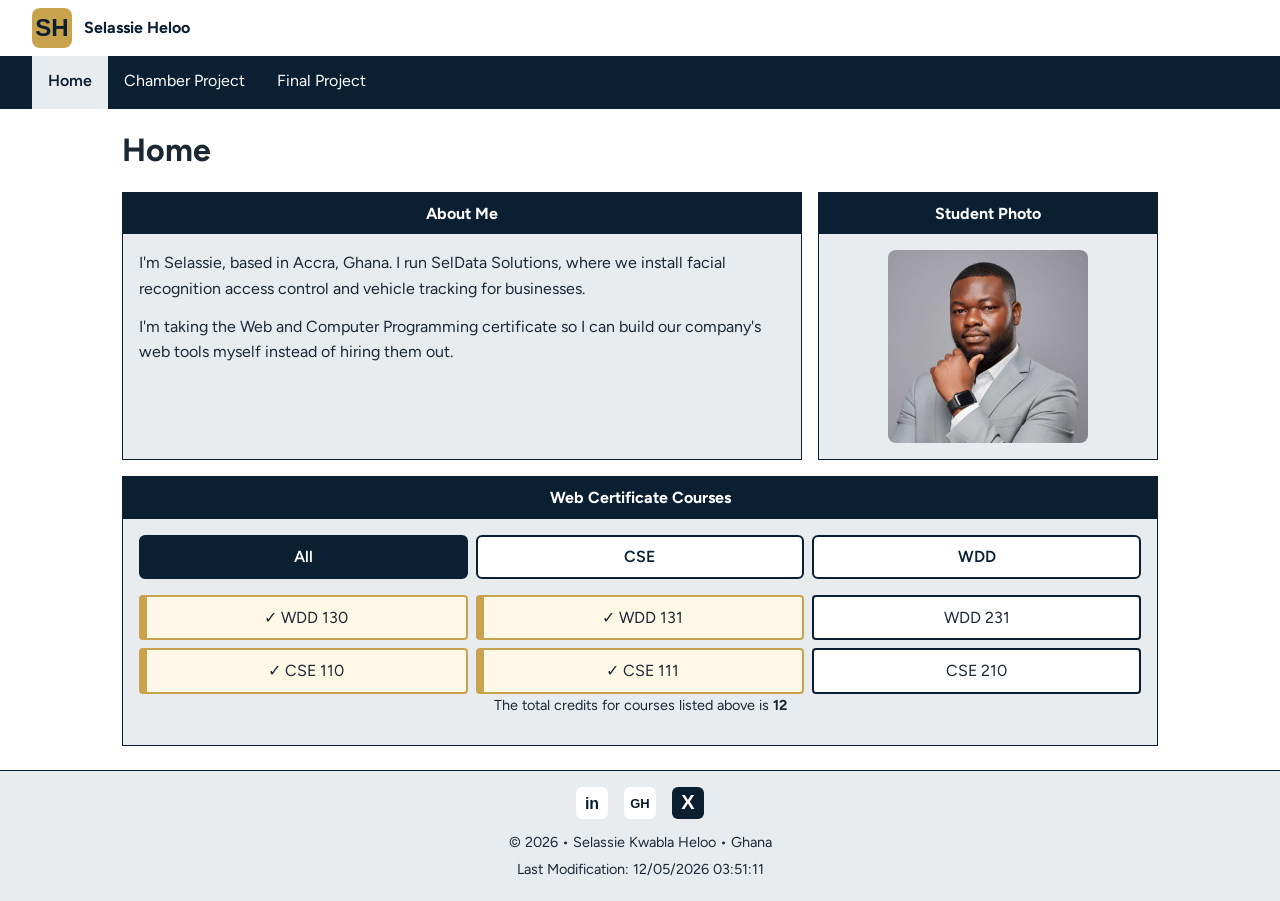
<file: index.html>
<!DOCTYPE html>
<html lang="en">
<head>
  <meta charset="UTF-8">
  <meta name="viewport" content="width=device-width, initial-scale=1">
  <title>Selassie Heloo | WDD 231 Home</title>
  <meta name="description" content="Course home page for Selassie Kwabla Heloo, a student in the Web and Computer Programming certificate.">
  <meta name="author" content="Selassie Kwabla Heloo">
  <link rel="icon" href="images/logo.svg" type="image/svg+xml">

  <link rel="preconnect" href="https://fonts.googleapis.com">
  <link rel="preconnect" href="https://fonts.gstatic.com" crossorigin>
  <link href="https://fonts.googleapis.com/css2?family=Figtree:wght@400;600;700&display=swap" rel="stylesheet">

  <link rel="stylesheet" href="styles/small.css">
  <link rel="stylesheet" href="styles/larger.css">

  <script src="scripts/navigation.js" defer></script>
  <script src="scripts/date.js" defer></script>
  <script src="scripts/course.js" defer></script>
</head>
<body>
  <header>
    <a class="brand" href="index.html">
      <img src="images/logo.svg" alt="" width="40" height="40">
      <span>Selassie Heloo</span>
    </a>
    <button id="menu-button" type="button" aria-expanded="false" aria-controls="site-nav" aria-label="Menu">&#9776;</button>
    <nav id="site-nav" aria-label="Main">
      <ul>
        <li><a href="index.html" class="active" aria-current="page">Home</a></li>
        <li><a href="chamber/index.html">Chamber Project</a></li>
        <li><a href="final/index.html">Final Project</a></li>
      </ul>
    </nav>
  </header>

  <main>
    <h1>Home</h1>

    <div class="top-row">
      <section class="panel about">
        <h2>About Me</h2>
        <div class="panel-body">
          <p>I'm Selassie, based in Accra, Ghana. I run SelData Solutions, where we install facial recognition access control and vehicle tracking for businesses.</p>
          <p>I'm taking the Web and Computer Programming certificate so I can build our company's web tools myself instead of hiring them out.</p>
        </div>
      </section>

      <section class="panel photo">
        <h2>Student Photo</h2>
        <div class="panel-body">
          <img src="images/profile.jpg" alt="Selassie Heloo" width="240" height="240">
        </div>
      </section>
    </div>

    <section class="panel courses">
      <h2>Web Certificate Courses</h2>
      <div class="panel-body">
        <div class="filters">
          <button type="button" data-filter="all" aria-pressed="true">All</button>
          <button type="button" data-filter="CSE" aria-pressed="false">CSE</button>
          <button type="button" data-filter="WDD" aria-pressed="false">WDD</button>
        </div>
        <ul id="course-list"></ul>
        <p class="credits">The total credits for courses listed above is <strong id="credit-total">0</strong></p>
      </div>
    </section>
  </main>

  <footer>
    <div class="social">
      <a href="https://www.linkedin.com/in/your-linkedin-handle"><img src="images/linkedin.svg" alt="LinkedIn profile" width="32" height="32"></a>
      <a href="https://github.com/helooselassie"><img src="images/github.svg" alt="GitHub profile" width="32" height="32"></a>
      <a href="https://x.com/your-x-handle"><img src="images/x-logo.svg" alt="X profile" width="32" height="32"></a>
    </div>
    <p>&copy; <span id="currentyear"></span> &bull; Selassie Kwabla Heloo &bull; Ghana</p>
    <p>Last Modification: <span id="lastModified"></span></p>
  </footer>
</body>
</html>
</file>
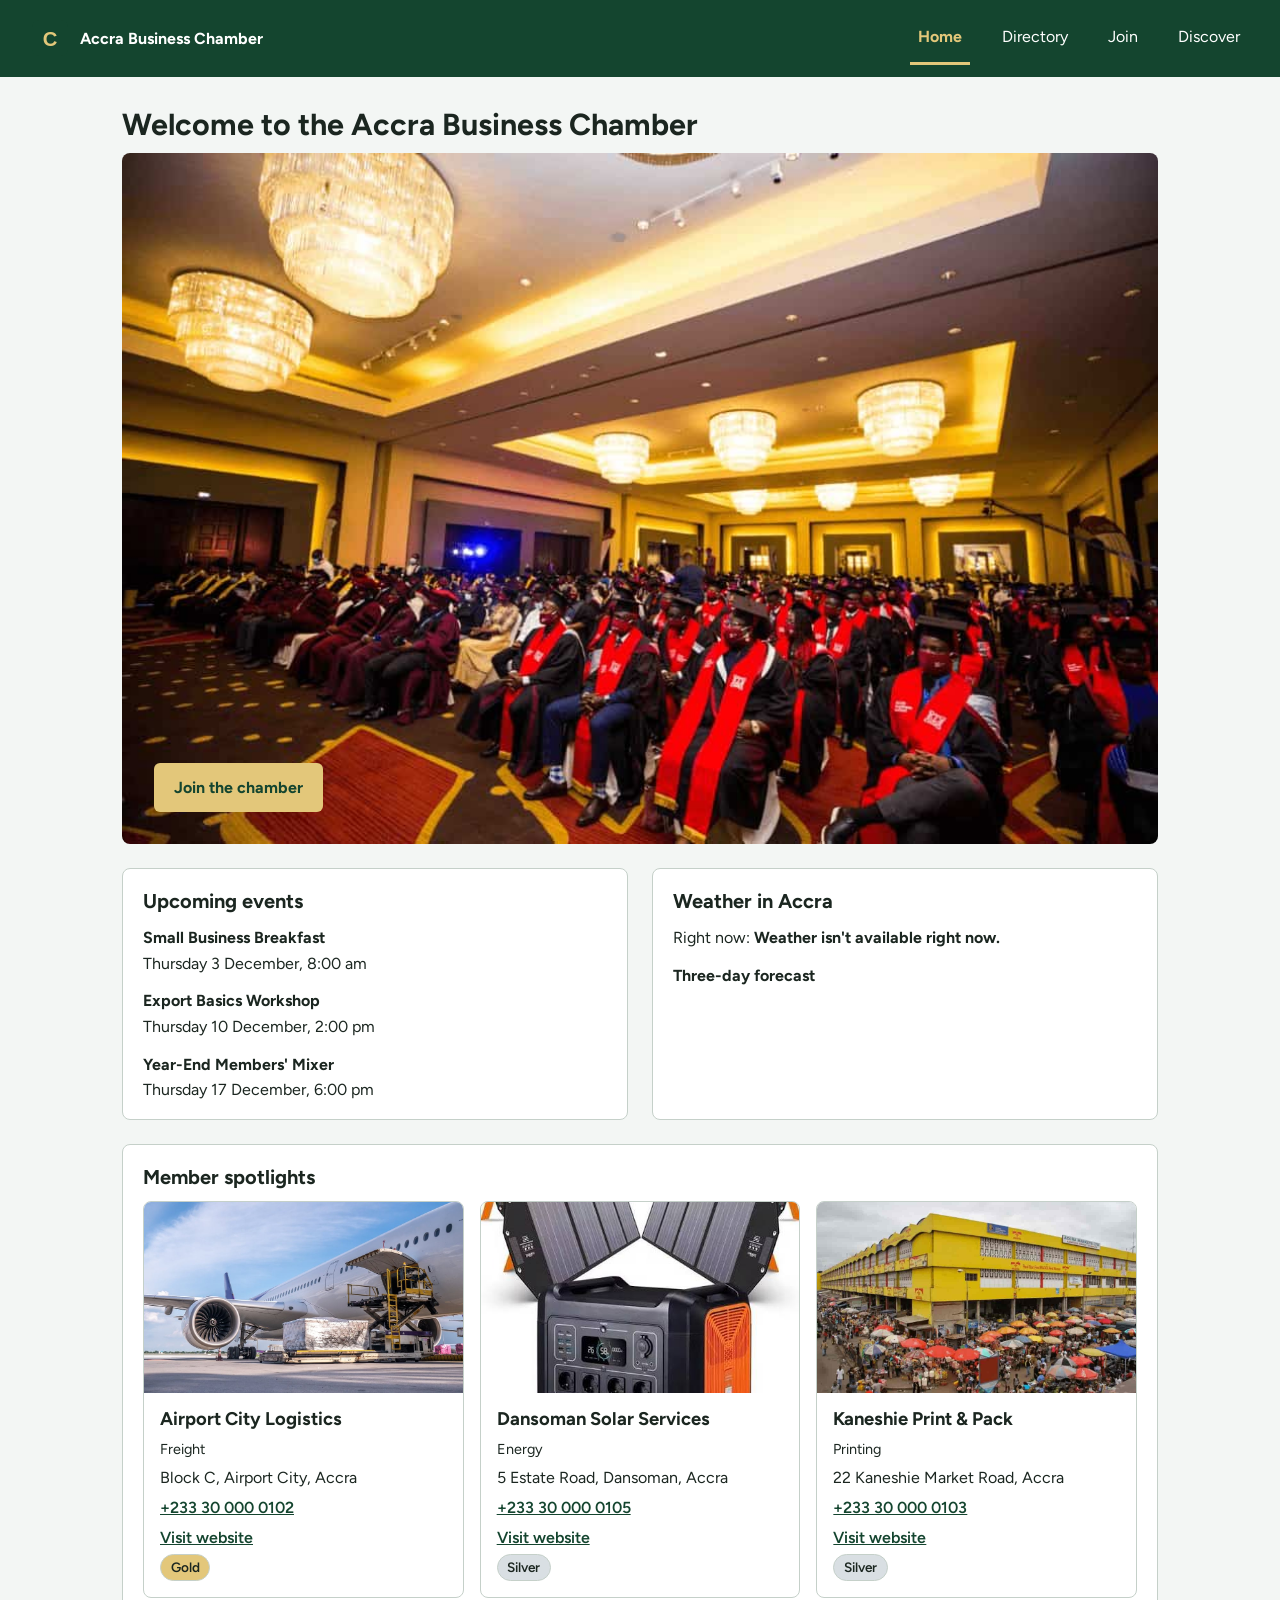
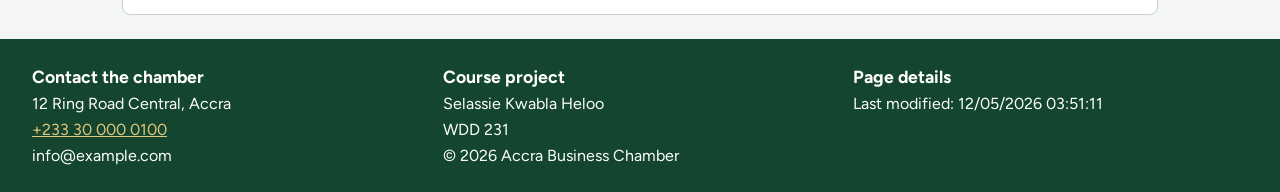
<file: chamber/index.html>
<!DOCTYPE html>
<html lang="en">
<head>
  <meta charset="UTF-8">
  <meta name="viewport" content="width=device-width, initial-scale=1">
  <title>Welcome | Accra Business Chamber</title>
  <meta name="description" content="Local events, today's weather and featured members from the Accra Business Chamber. Join to grow your business with us.">
  <meta name="author" content="Selassie Kwabla Heloo">

  <meta property="og:type" content="website">
  <meta property="og:title" content="Welcome | Accra Business Chamber">
  <meta property="og:description" content="Local events, today's weather and featured members from the Accra Business Chamber. Join to grow your business with us.">
  <meta property="og:image" content="https://helooselassie.github.io/wdd231/chamber/images/chamber-share.png">
  <meta property="og:url" content="https://helooselassie.github.io/wdd231/chamber/index.html">

  <link rel="icon" href="images/favicon.svg" type="image/svg+xml">

  <link rel="preconnect" href="https://fonts.googleapis.com">
  <link rel="preconnect" href="https://fonts.gstatic.com" crossorigin>
  <link href="https://fonts.googleapis.com/css2?family=Figtree:wght@400;600;700&display=swap" rel="stylesheet">

  <link rel="stylesheet" href="styles/normalize.css">
  <link rel="stylesheet" href="styles/small.css">
  <link rel="stylesheet" href="styles/larger.css">

  <script src="scripts/navigation.js" defer></script>
  <script src="scripts/date.js" defer></script>
  <script type="module" src="scripts/weather.js"></script>
  <script type="module" src="scripts/home.js"></script>
</head>
<body>
  <header>
    <a class="brand" href="index.html">
      <img src="images/favicon.svg" alt="" width="36" height="36">
      <span>Accra Business Chamber</span>
    </a>
    <button id="menu-button" type="button" aria-expanded="false" aria-controls="site-nav" aria-label="Menu">&#9776;</button>
    <nav id="site-nav" aria-label="Main">
      <ul>
        <li><a href="index.html" class="active" aria-current="page">Home</a></li>
        <li><a href="directory.html">Directory</a></li>
        <li><a href="join.html">Join</a></li>
        <li><a href="discover.html">Discover</a></li>
      </ul>
    </nav>
  </header>

  <main>
    <h1>Welcome to the Accra Business Chamber</h1>

    <div class="hero">
      <img src="images/hero.jpg" alt="Illustration of city buildings at sunset" width="1200" height="500" fetchpriority="high">
      <a class="cta" href="join.html">Join the chamber</a>
    </div>

    <div class="home-grid">
      <section class="panel events" aria-labelledby="events-heading">
        <h2 id="events-heading">Upcoming events</h2>
        <ul>
          <li><strong>Small Business Breakfast</strong><br>Thursday 3 December, 8:00 am</li>
          <li><strong>Export Basics Workshop</strong><br>Thursday 10 December, 2:00 pm</li>
          <li><strong>Year-End Members' Mixer</strong><br>Thursday 17 December, 6:00 pm</li>
        </ul>
      </section>

      <section class="panel weather" aria-labelledby="weather-heading">
        <h2 id="weather-heading">Weather in Accra</h2>
        <p>Right now: <strong id="current-weather">Loading...</strong></p>
        <h3>Three-day forecast</h3>
        <ul id="forecast"></ul>
      </section>

      <section class="panel spotlight-panel" aria-labelledby="spotlight-heading">
        <h2 id="spotlight-heading">Member spotlights</h2>
        <div id="spotlights"></div>
      </section>
    </div>
  </main>

  <footer>
    <div>
      <h2>Contact the chamber</h2>
      <p>12 Ring Road Central, Accra</p>
      <p><a href="tel:+233300000100">+233 30 000 0100</a></p>
      <p>info@example.com</p>
    </div>
    <div>
      <h2>Course project</h2>
      <p>Selassie Kwabla Heloo</p>
      <p>WDD 231</p>
      <p>&copy; <span id="currentyear"></span> Accra Business Chamber</p>
    </div>
    <div>
      <h2>Page details</h2>
      <p>Last modified: <span id="lastModified"></span></p>
    </div>
  </footer>
</body>
</html>
</file>
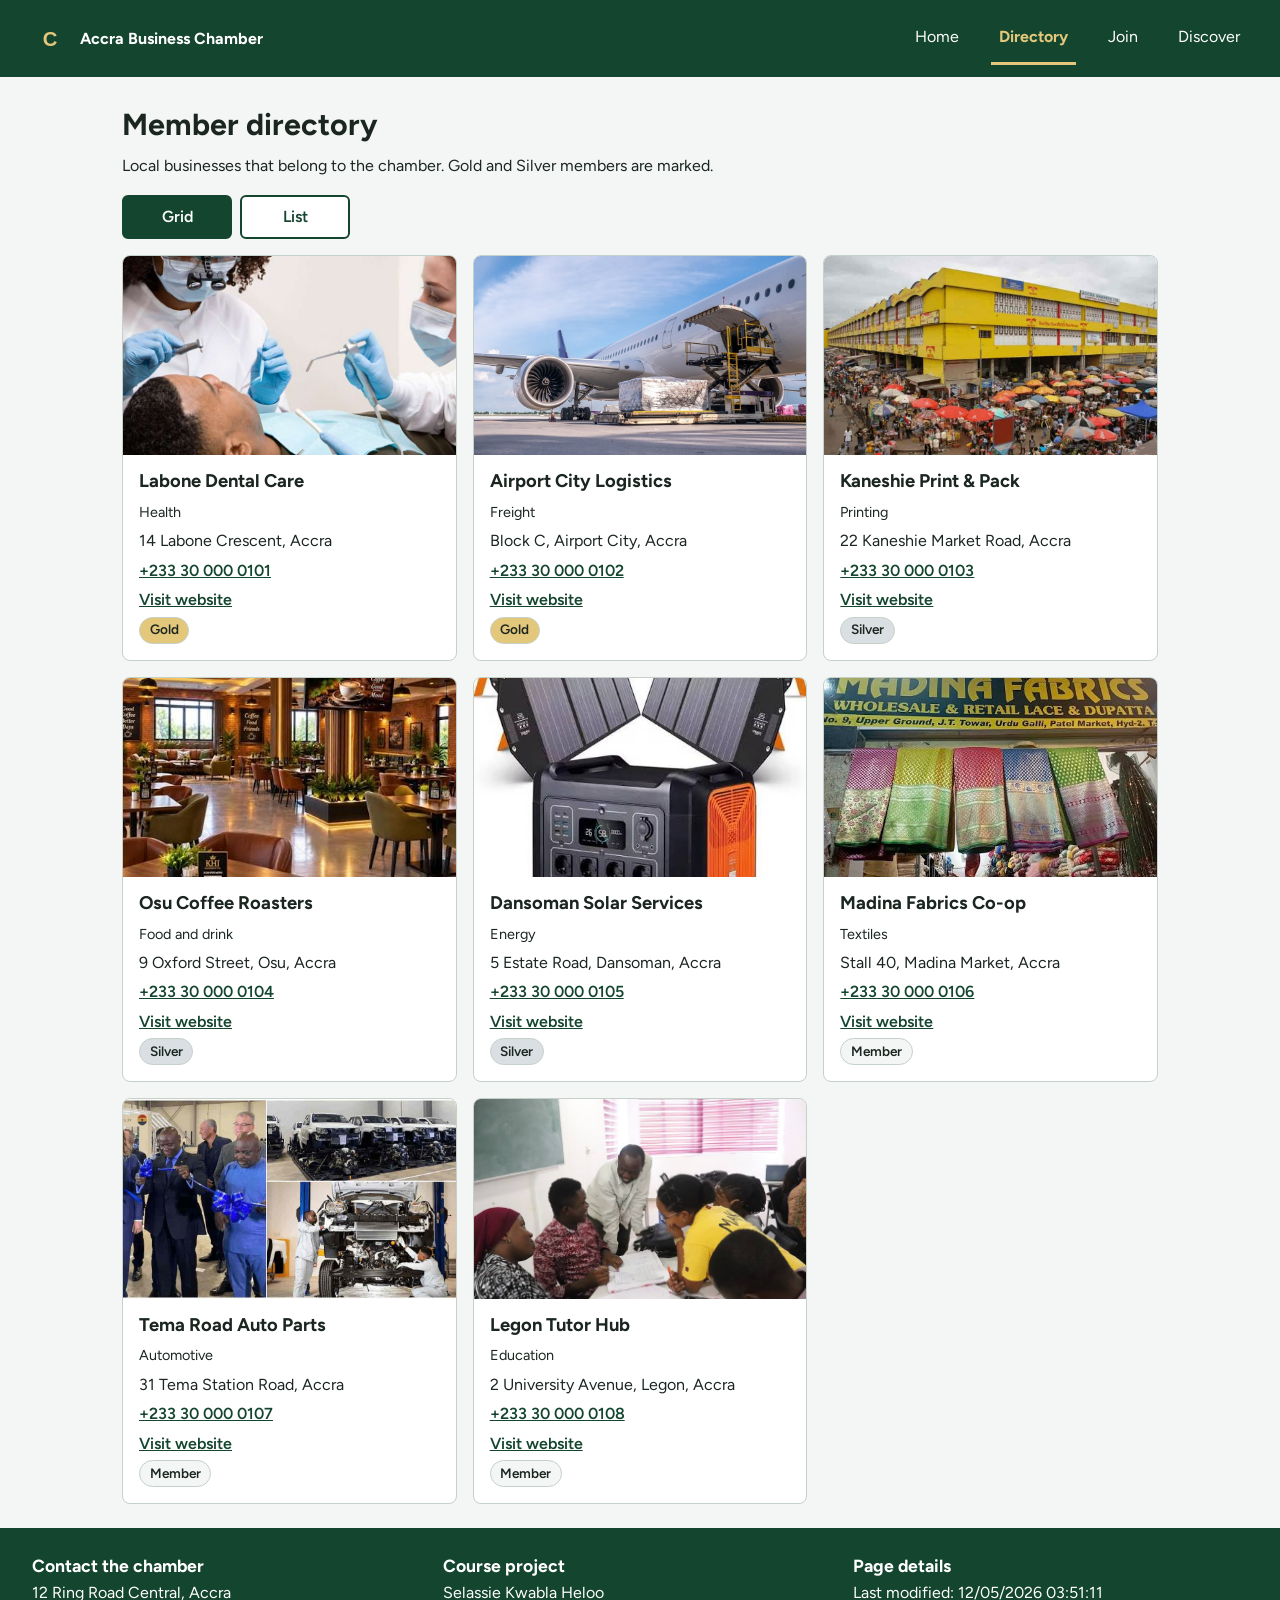
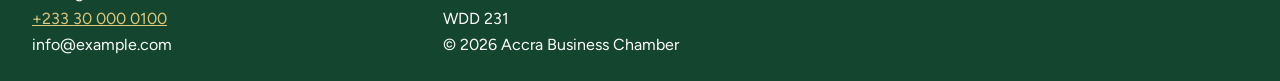
<file: chamber/directory.html>
<!DOCTYPE html>
<html lang="en">
<head>
  <meta charset="UTF-8">
  <meta name="viewport" content="width=device-width, initial-scale=1">
  <title>Member Directory | Accra Business Chamber</title>
  <meta name="description" content="Browse the businesses that belong to the Accra Business Chamber, with contact details and membership level.">
  <meta name="author" content="Selassie Kwabla Heloo">

  <meta property="og:type" content="website">
  <meta property="og:title" content="Member Directory | Accra Business Chamber">
  <meta property="og:description" content="Browse the businesses that belong to the Accra Business Chamber, with contact details and membership level.">
  <meta property="og:image" content="https://helooselassie.github.io/wdd231/chamber/images/chamber-share.png">
  <meta property="og:url" content="https://helooselassie.github.io/wdd231/chamber/directory.html">

  <link rel="icon" href="images/favicon.svg" type="image/svg+xml">

  <link rel="preconnect" href="https://fonts.googleapis.com">
  <link rel="preconnect" href="https://fonts.gstatic.com" crossorigin>
  <link href="https://fonts.googleapis.com/css2?family=Figtree:wght@400;600;700&display=swap" rel="stylesheet">

  <link rel="stylesheet" href="styles/normalize.css">
  <link rel="stylesheet" href="styles/small.css">
  <link rel="stylesheet" href="styles/larger.css">

  <script src="scripts/navigation.js" defer></script>
  <script src="scripts/date.js" defer></script>
  <script type="module" src="scripts/directory.js"></script>
</head>
<body>
  <header>
    <a class="brand" href="index.html">
      <img src="images/favicon.svg" alt="" width="36" height="36">
      <span>Accra Business Chamber</span>
    </a>
    <button id="menu-button" type="button" aria-expanded="false" aria-controls="site-nav" aria-label="Menu">&#9776;</button>
    <nav id="site-nav" aria-label="Main">
      <ul>
        <li><a href="index.html">Home</a></li>
        <li><a href="directory.html" class="active" aria-current="page">Directory</a></li>
        <li><a href="join.html">Join</a></li>
        <li><a href="discover.html">Discover</a></li>
      </ul>
    </nav>
  </header>

  <main>
    <h1>Member directory</h1>
    <p class="intro">Local businesses that belong to the chamber. Gold and Silver members are marked.</p>

    <div class="view-toggle">
      <button type="button" data-view="grid" aria-pressed="true">Grid</button>
      <button type="button" data-view="list" aria-pressed="false">List</button>
    </div>

    <section id="members" aria-label="Chamber members"></section>
  </main>

  <footer>
    <div>
      <h2>Contact the chamber</h2>
      <p>12 Ring Road Central, Accra</p>
      <p><a href="tel:+233300000100">+233 30 000 0100</a></p>
      <p>info@example.com</p>
    </div>
    <div>
      <h2>Course project</h2>
      <p>Selassie Kwabla Heloo</p>
      <p>WDD 231</p>
      <p>&copy; <span id="currentyear"></span> Accra Business Chamber</p>
    </div>
    <div>
      <h2>Page details</h2>
      <p>Last modified: <span id="lastModified"></span></p>
    </div>
  </footer>
</body>
</html>
</file>
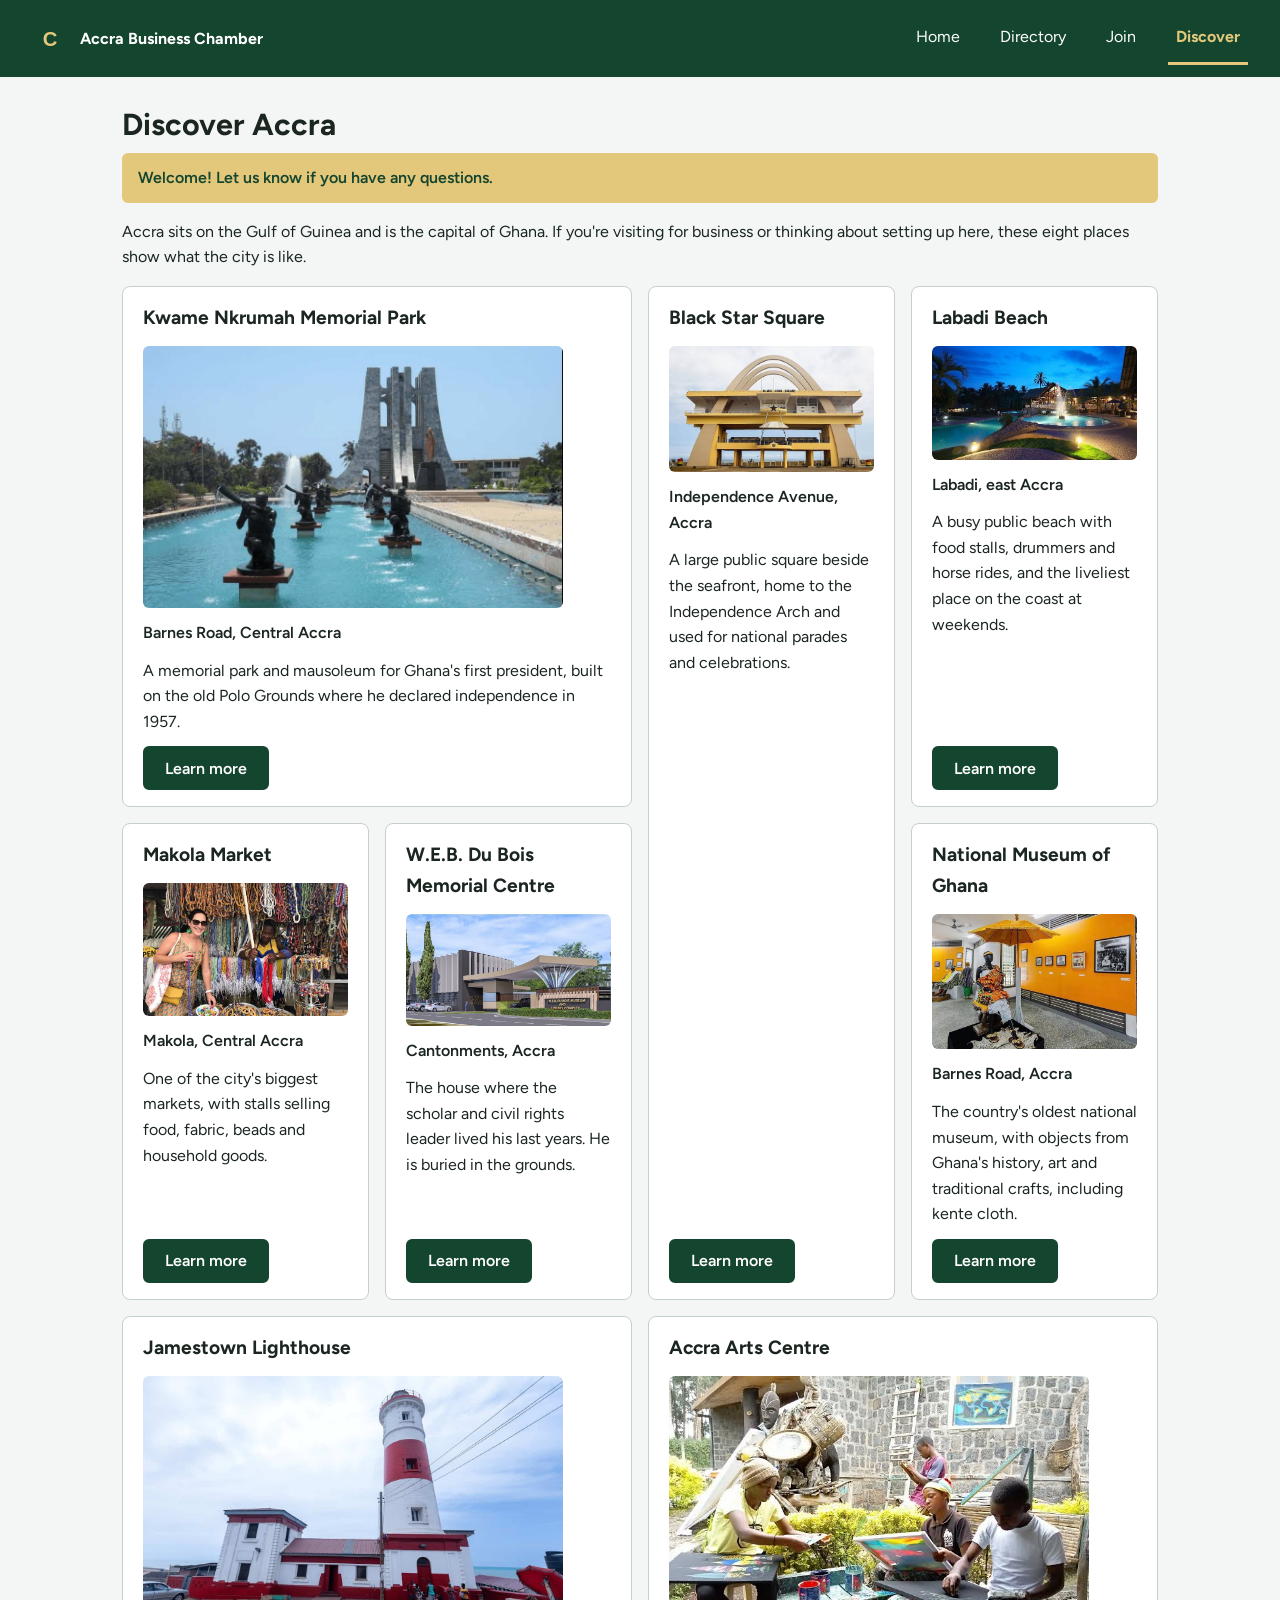
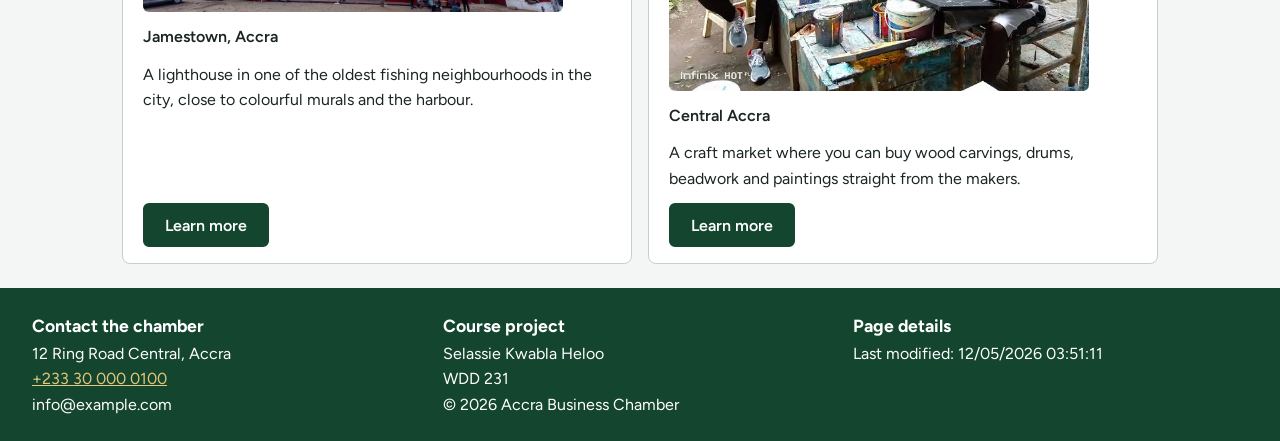
<file: chamber/discover.html>
<!DOCTYPE html>
<html lang="en">
<head>
  <meta charset="UTF-8">
  <meta name="viewport" content="width=device-width, initial-scale=1">
  <title>Discover Accra | Accra Business Chamber</title>
  <meta name="description" content="Eight places worth visiting in Accra, from the seafront and historic sites to busy markets and craft stalls.">
  <meta name="author" content="Selassie Kwabla Heloo">

  <meta property="og:type" content="website">
  <meta property="og:title" content="Discover Accra | Accra Business Chamber">
  <meta property="og:description" content="Eight places worth visiting in Accra, from the seafront and historic sites to busy markets and craft stalls.">
  <meta property="og:image" content="https://helooselassie.github.io/wdd231/chamber/images/chamber-share.png">
  <meta property="og:url" content="https://helooselassie.github.io/wdd231/chamber/discover.html">

  <link rel="icon" href="images/favicon.svg" type="image/svg+xml">

  <link rel="preconnect" href="https://fonts.googleapis.com">
  <link rel="preconnect" href="https://fonts.gstatic.com" crossorigin>
  <link href="https://fonts.googleapis.com/css2?family=Figtree:wght@400;600;700&display=swap" rel="stylesheet">

  <link rel="stylesheet" href="styles/normalize.css">
  <link rel="stylesheet" href="styles/small.css">
  <link rel="stylesheet" href="styles/larger.css">

  <script src="scripts/navigation.js" defer></script>
  <script src="scripts/date.js" defer></script>
  <script type="module" src="scripts/discover.js"></script>
</head>
<body>
  <header>
    <a class="brand" href="index.html">
      <img src="images/favicon.svg" alt="" width="36" height="36">
      <span>Accra Business Chamber</span>
    </a>
    <button id="menu-button" type="button" aria-expanded="false" aria-controls="site-nav" aria-label="Menu">&#9776;</button>
    <nav id="site-nav" aria-label="Main">
      <ul>
        <li><a href="index.html">Home</a></li>
        <li><a href="directory.html">Directory</a></li>
        <li><a href="join.html">Join</a></li>
        <li><a href="discover.html" class="active" aria-current="page">Discover</a></li>
      </ul>
    </nav>
  </header>

  <main>
    <h1>Discover Accra</h1>
    <p class="visit" id="visit-message" role="status"></p>
    <p class="intro">Accra sits on the Gulf of Guinea and is the capital of Ghana. If you're visiting for business or thinking about setting up here, these eight places show what the city is like.</p>

    <section id="places" aria-label="Places to visit in Accra"></section>
  </main>

  <footer>
    <div>
      <h2>Contact the chamber</h2>
      <p>12 Ring Road Central, Accra</p>
      <p><a href="tel:+233300000100">+233 30 000 0100</a></p>
      <p>info@example.com</p>
    </div>
    <div>
      <h2>Course project</h2>
      <p>Selassie Kwabla Heloo</p>
      <p>WDD 231</p>
      <p>&copy; <span id="currentyear"></span> Accra Business Chamber</p>
    </div>
    <div>
      <h2>Page details</h2>
      <p>Last modified: <span id="lastModified"></span></p>
    </div>
  </footer>
</body>
</html>
</file>
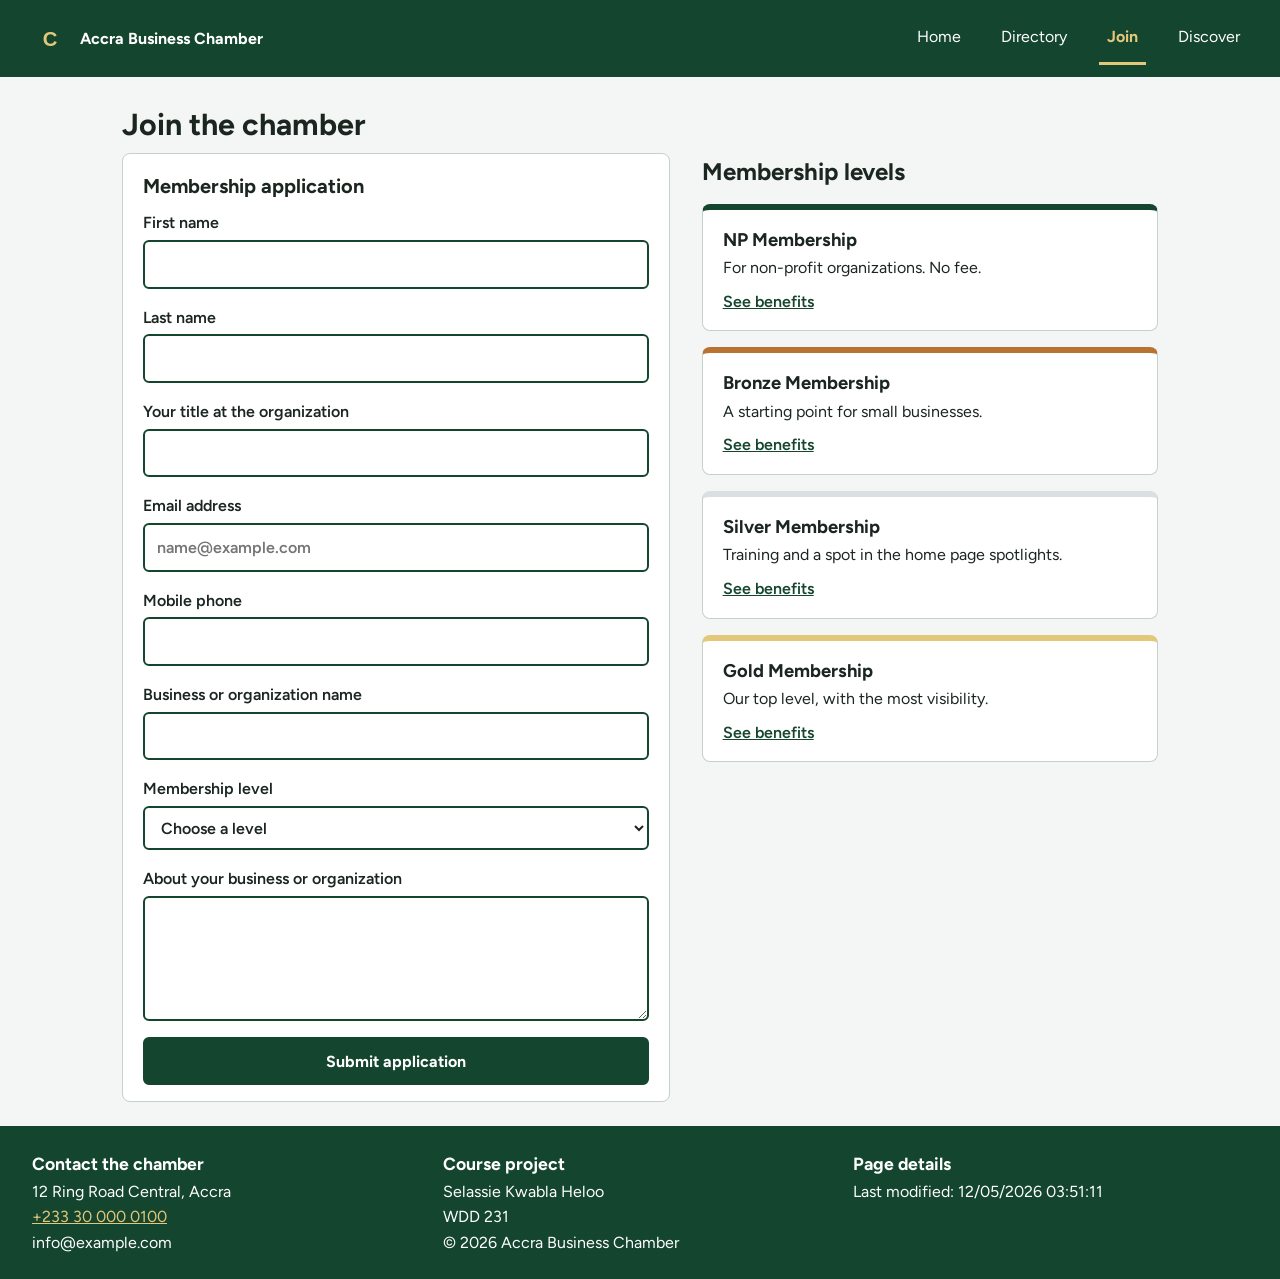
<file: chamber/join.html>
<!DOCTYPE html>
<html lang="en">
<head>
  <meta charset="UTF-8">
  <meta name="viewport" content="width=device-width, initial-scale=1">
  <title>Join the Chamber | Accra Business Chamber</title>
  <meta name="description" content="Apply for membership in the Accra Business Chamber. Compare the four membership levels and send in your application.">
  <meta name="author" content="Selassie Kwabla Heloo">

  <meta property="og:type" content="website">
  <meta property="og:title" content="Join the Chamber | Accra Business Chamber">
  <meta property="og:description" content="Apply for membership in the Accra Business Chamber. Compare the four membership levels and send in your application.">
  <meta property="og:image" content="https://helooselassie.github.io/wdd231/chamber/images/chamber-share.png">
  <meta property="og:url" content="https://helooselassie.github.io/wdd231/chamber/join.html">

  <link rel="icon" href="images/favicon.svg" type="image/svg+xml">

  <link rel="preconnect" href="https://fonts.googleapis.com">
  <link rel="preconnect" href="https://fonts.gstatic.com" crossorigin>
  <link href="https://fonts.googleapis.com/css2?family=Figtree:wght@400;600;700&display=swap" rel="stylesheet">

  <link rel="stylesheet" href="styles/normalize.css">
  <link rel="stylesheet" href="styles/small.css">
  <link rel="stylesheet" href="styles/larger.css">

  <script src="scripts/navigation.js" defer></script>
  <script src="scripts/date.js" defer></script>
  <script src="scripts/join.js" defer></script>
</head>
<body>
  <header>
    <a class="brand" href="index.html">
      <img src="images/favicon.svg" alt="" width="36" height="36">
      <span>Accra Business Chamber</span>
    </a>
    <button id="menu-button" type="button" aria-expanded="false" aria-controls="site-nav" aria-label="Menu">&#9776;</button>
    <nav id="site-nav" aria-label="Main">
      <ul>
        <li><a href="index.html">Home</a></li>
        <li><a href="directory.html">Directory</a></li>
        <li><a href="join.html" class="active" aria-current="page">Join</a></li>
        <li><a href="discover.html">Discover</a></li>
      </ul>
    </nav>
  </header>

  <main>
    <h1>Join the chamber</h1>

    <div class="join-layout">
      <section class="panel" aria-labelledby="form-heading">
        <h2 id="form-heading">Membership application</h2>
        <form action="thankyou.html" method="get">
          <label>First name
            <input type="text" name="fname" title="Your first name" autocomplete="given-name" required>
          </label>

          <label>Last name
            <input type="text" name="lname" title="Your last name" autocomplete="family-name" required>
          </label>

          <label>Your title at the organization
            <input type="text" name="orgtitle" title="Letters, hyphens and spaces only, at least 7 characters" autocomplete="organization-title" pattern="[A-Za-z\- ]{7,}">
          </label>

          <label>Email address
            <input type="email" name="email" title="Your email address" autocomplete="email" placeholder="name@example.com" required>
          </label>

          <label>Mobile phone
            <input type="tel" name="phone" title="Your mobile phone number" autocomplete="tel" required>
          </label>

          <label>Business or organization name
            <input type="text" name="organization" title="The name of your business or organization" autocomplete="organization" required>
          </label>

          <label>Membership level
            <select name="membership" title="Choose a membership level" required>
              <option value="">Choose a level</option>
              <option value="np">NP Membership (non-profit, no fee)</option>
              <option value="bronze">Bronze Membership</option>
              <option value="silver">Silver Membership</option>
              <option value="gold">Gold Membership</option>
            </select>
          </label>

          <label>About your business or organization
            <textarea name="description" title="A short description of what your organization does" rows="4"></textarea>
          </label>

          <input type="hidden" name="timestamp" id="timestamp">

          <input class="submit" type="submit" value="Submit application">
        </form>
      </section>

      <section aria-labelledby="levels-heading">
        <h2 id="levels-heading">Membership levels</h2>
        <div class="levels">
          <article class="level-card level-card-np">
            <h3>NP Membership</h3>
            <p>For non-profit organizations. No fee.</p>
            <a href="#np-modal" data-modal="np-modal">See benefits</a>
          </article>
          <article class="level-card level-card-bronze">
            <h3>Bronze Membership</h3>
            <p>A starting point for small businesses.</p>
            <a href="#bronze-modal" data-modal="bronze-modal">See benefits</a>
          </article>
          <article class="level-card level-card-silver">
            <h3>Silver Membership</h3>
            <p>Training and a spot in the home page spotlights.</p>
            <a href="#silver-modal" data-modal="silver-modal">See benefits</a>
          </article>
          <article class="level-card level-card-gold">
            <h3>Gold Membership</h3>
            <p>Our top level, with the most visibility.</p>
            <a href="#gold-modal" data-modal="gold-modal">See benefits</a>
          </article>
        </div>
      </section>
    </div>

    <dialog id="np-modal" aria-labelledby="np-title">
      <h2 id="np-title">NP Membership</h2>
      <p>No fee for registered non-profits.</p>
      <ul>
        <li>Listing in the member directory</li>
        <li>Invitations to quarterly networking events</li>
        <li>Monthly chamber newsletter</li>
      </ul>
      <button type="button" class="close-modal">Close</button>
    </dialog>

    <dialog id="bronze-modal" aria-labelledby="bronze-title">
      <h2 id="bronze-title">Bronze Membership</h2>
      <p>GH&#8373; 300 per year.</p>
      <ul>
        <li>Listing in the member directory</li>
        <li>Invitations to all member events</li>
        <li>Monthly chamber newsletter</li>
        <li>Access to the members' networking mixers</li>
      </ul>
      <button type="button" class="close-modal">Close</button>
    </dialog>

    <dialog id="silver-modal" aria-labelledby="silver-title">
      <h2 id="silver-title">Silver Membership</h2>
      <p>GH&#8373; 600 per year.</p>
      <ul>
        <li>Everything in Bronze</li>
        <li>Training workshops at no extra cost</li>
        <li>Discounted tickets to chamber events</li>
        <li>A place in the rotating spotlights on the home page</li>
      </ul>
      <button type="button" class="close-modal">Close</button>
    </dialog>

    <dialog id="gold-modal" aria-labelledby="gold-title">
      <h2 id="gold-title">Gold Membership</h2>
      <p>GH&#8373; 1,000 per year.</p>
      <ul>
        <li>Everything in Silver</li>
        <li>Priority spotlight positions on the home page</li>
        <li>Free tickets to chamber events</li>
        <li>An advert in the monthly newsletter</li>
      </ul>
      <button type="button" class="close-modal">Close</button>
    </dialog>
  </main>

  <footer>
    <div>
      <h2>Contact the chamber</h2>
      <p>12 Ring Road Central, Accra</p>
      <p><a href="tel:+233300000100">+233 30 000 0100</a></p>
      <p>info@example.com</p>
    </div>
    <div>
      <h2>Course project</h2>
      <p>Selassie Kwabla Heloo</p>
      <p>WDD 231</p>
      <p>&copy; <span id="currentyear"></span> Accra Business Chamber</p>
    </div>
    <div>
      <h2>Page details</h2>
      <p>Last modified: <span id="lastModified"></span></p>
    </div>
  </footer>
</body>
</html>
</file>
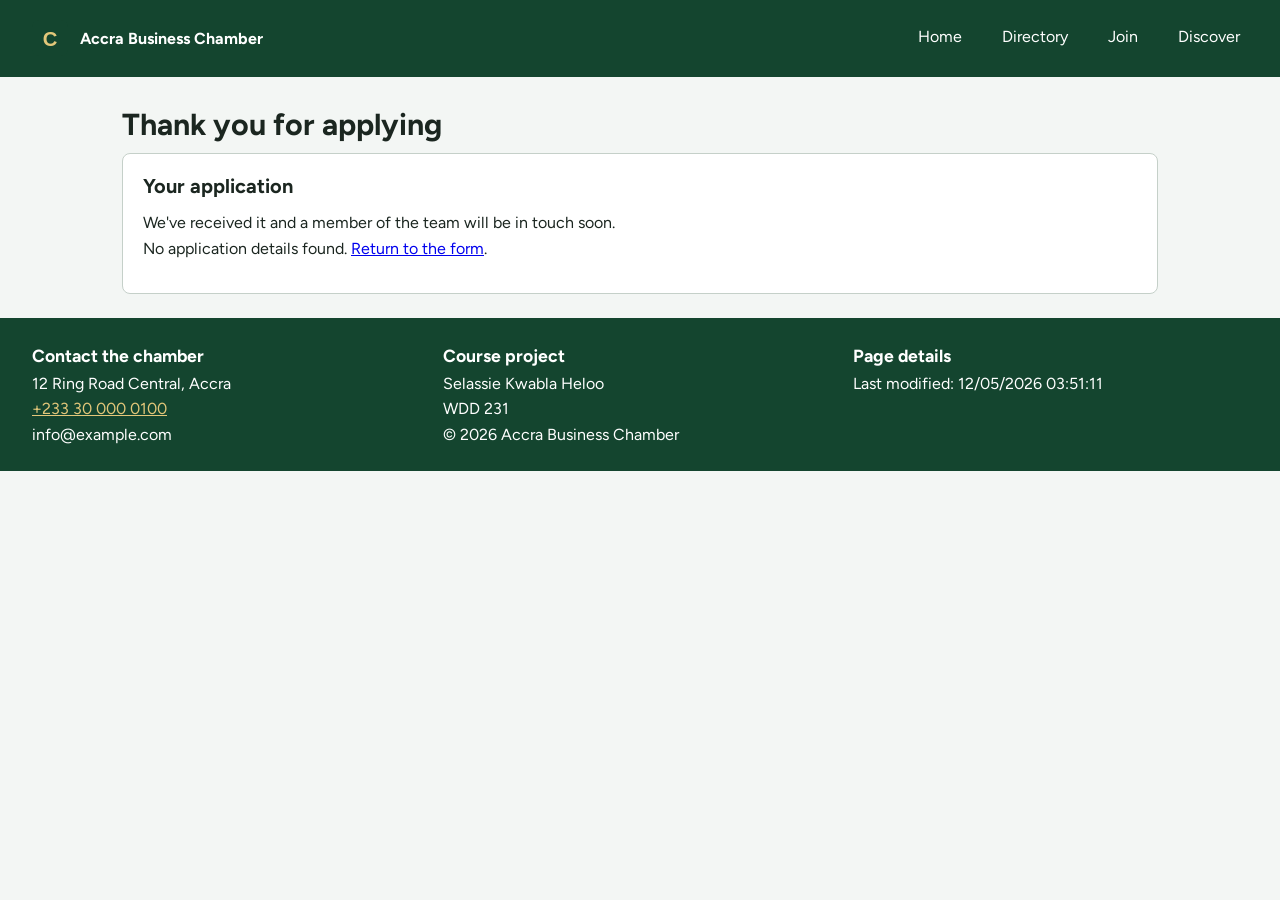
<file: chamber/thankyou.html>
<!DOCTYPE html>
<html lang="en">
<head>
  <meta charset="UTF-8">
  <meta name="viewport" content="width=device-width, initial-scale=1">
  <title>Thank You | Accra Business Chamber</title>
  <meta name="description" content="Thank you for applying to the Accra Business Chamber. Here is a summary of the details you sent us.">
  <meta name="author" content="Selassie Kwabla Heloo">

  <meta property="og:type" content="website">
  <meta property="og:title" content="Thank You | Accra Business Chamber">
  <meta property="og:description" content="Thank you for applying to the Accra Business Chamber. Here is a summary of the details you sent us.">
  <meta property="og:image" content="https://helooselassie.github.io/wdd231/chamber/images/chamber-share.png">
  <meta property="og:url" content="https://helooselassie.github.io/wdd231/chamber/thankyou.html">

  <link rel="icon" href="images/favicon.svg" type="image/svg+xml">

  <link rel="preconnect" href="https://fonts.googleapis.com">
  <link rel="preconnect" href="https://fonts.gstatic.com" crossorigin>
  <link href="https://fonts.googleapis.com/css2?family=Figtree:wght@400;600;700&display=swap" rel="stylesheet">

  <link rel="stylesheet" href="styles/normalize.css">
  <link rel="stylesheet" href="styles/small.css">
  <link rel="stylesheet" href="styles/larger.css">

  <script src="scripts/navigation.js" defer></script>
  <script src="scripts/date.js" defer></script>
  <script src="scripts/thankyou.js" defer></script>
</head>
<body>
  <header>
    <a class="brand" href="index.html">
      <img src="images/favicon.svg" alt="" width="36" height="36">
      <span>Accra Business Chamber</span>
    </a>
    <button id="menu-button" type="button" aria-expanded="false" aria-controls="site-nav" aria-label="Menu">&#9776;</button>
    <nav id="site-nav" aria-label="Main">
      <ul>
        <li><a href="index.html">Home</a></li>
        <li><a href="directory.html">Directory</a></li>
        <li><a href="join.html">Join</a></li>
        <li><a href="discover.html">Discover</a></li>
      </ul>
    </nav>
  </header>

  <main>
    <h1>Thank you for applying</h1>

    <section class="panel summary" aria-labelledby="summary-heading">
      <h2 id="summary-heading">Your application</h2>
      <p>We've received it and a member of the team will be in touch soon.</p>
      <dl id="summary"></dl>
    </section>
  </main>

  <footer>
    <div>
      <h2>Contact the chamber</h2>
      <p>12 Ring Road Central, Accra</p>
      <p><a href="tel:+233300000100">+233 30 000 0100</a></p>
      <p>info@example.com</p>
    </div>
    <div>
      <h2>Course project</h2>
      <p>Selassie Kwabla Heloo</p>
      <p>WDD 231</p>
      <p>&copy; <span id="currentyear"></span> Accra Business Chamber</p>
    </div>
    <div>
      <h2>Page details</h2>
      <p>Last modified: <span id="lastModified"></span></p>
    </div>
  </footer>
</body>
</html>
</file>
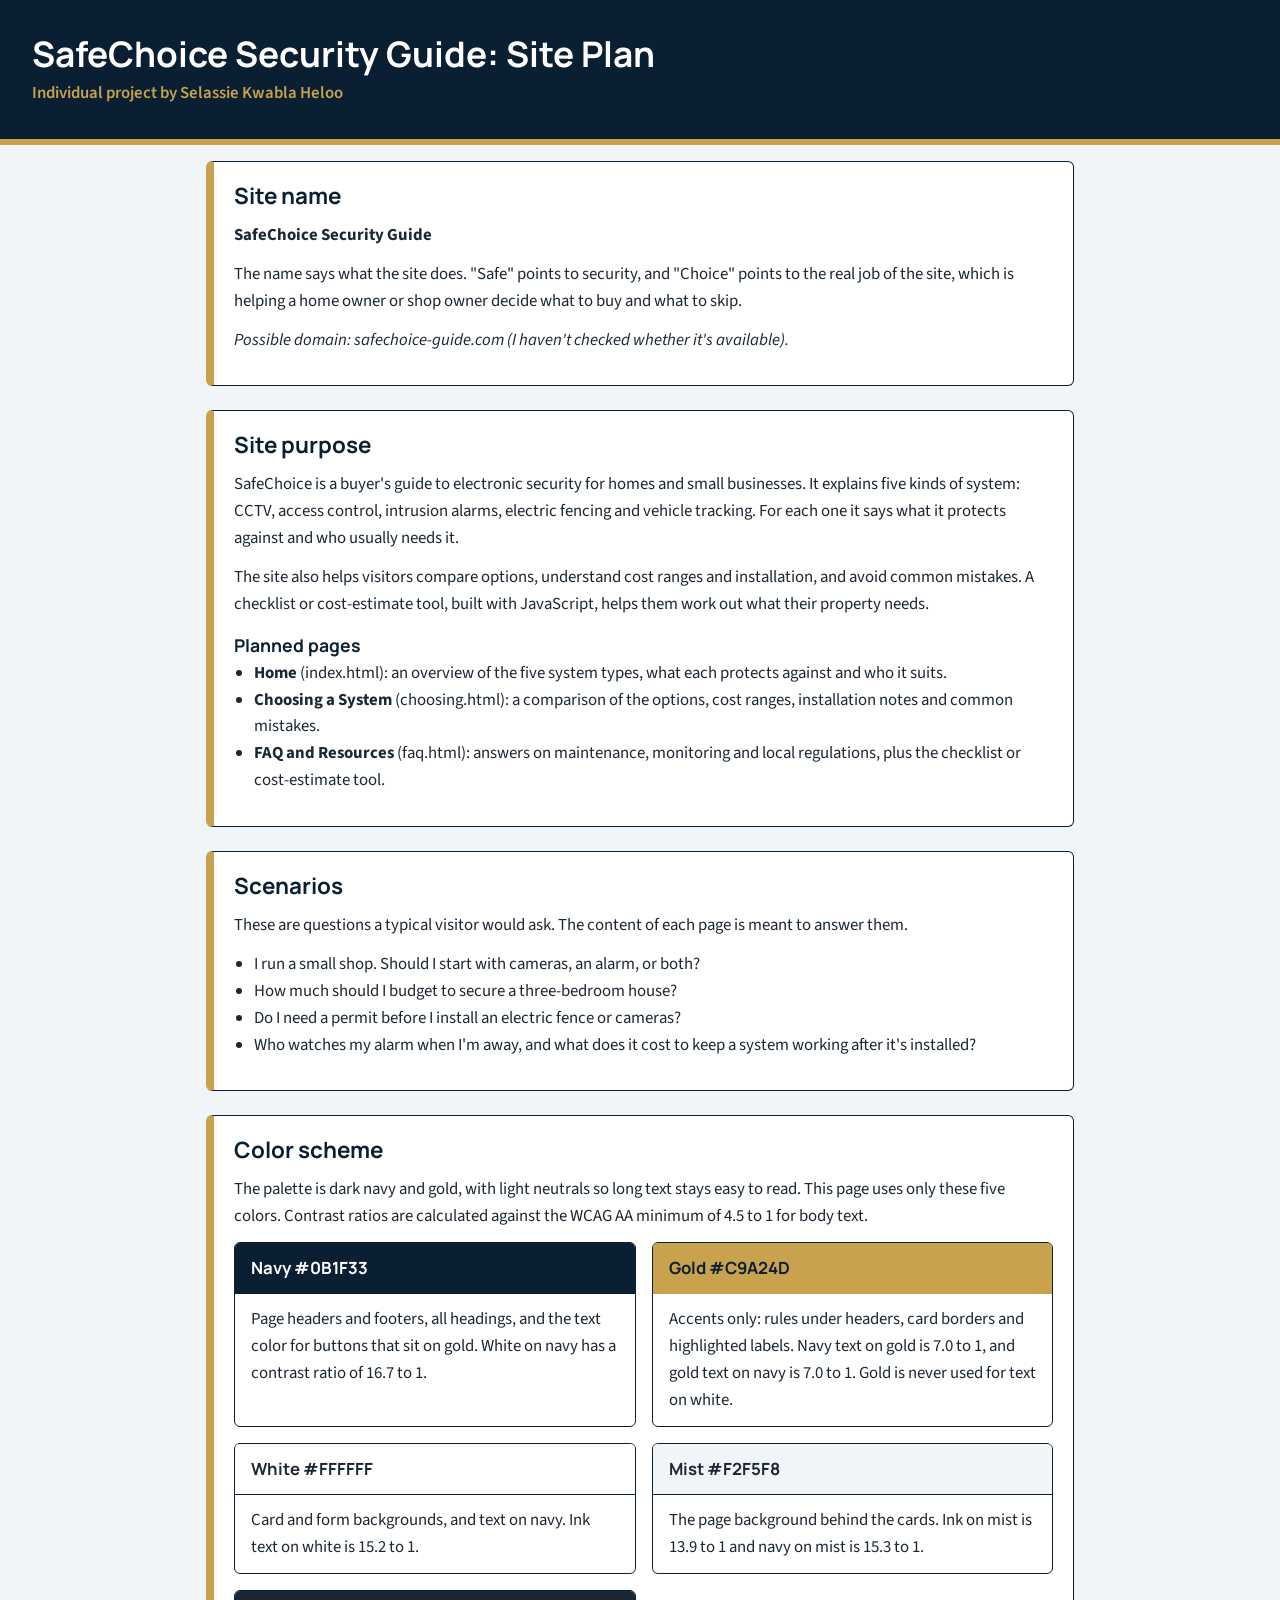
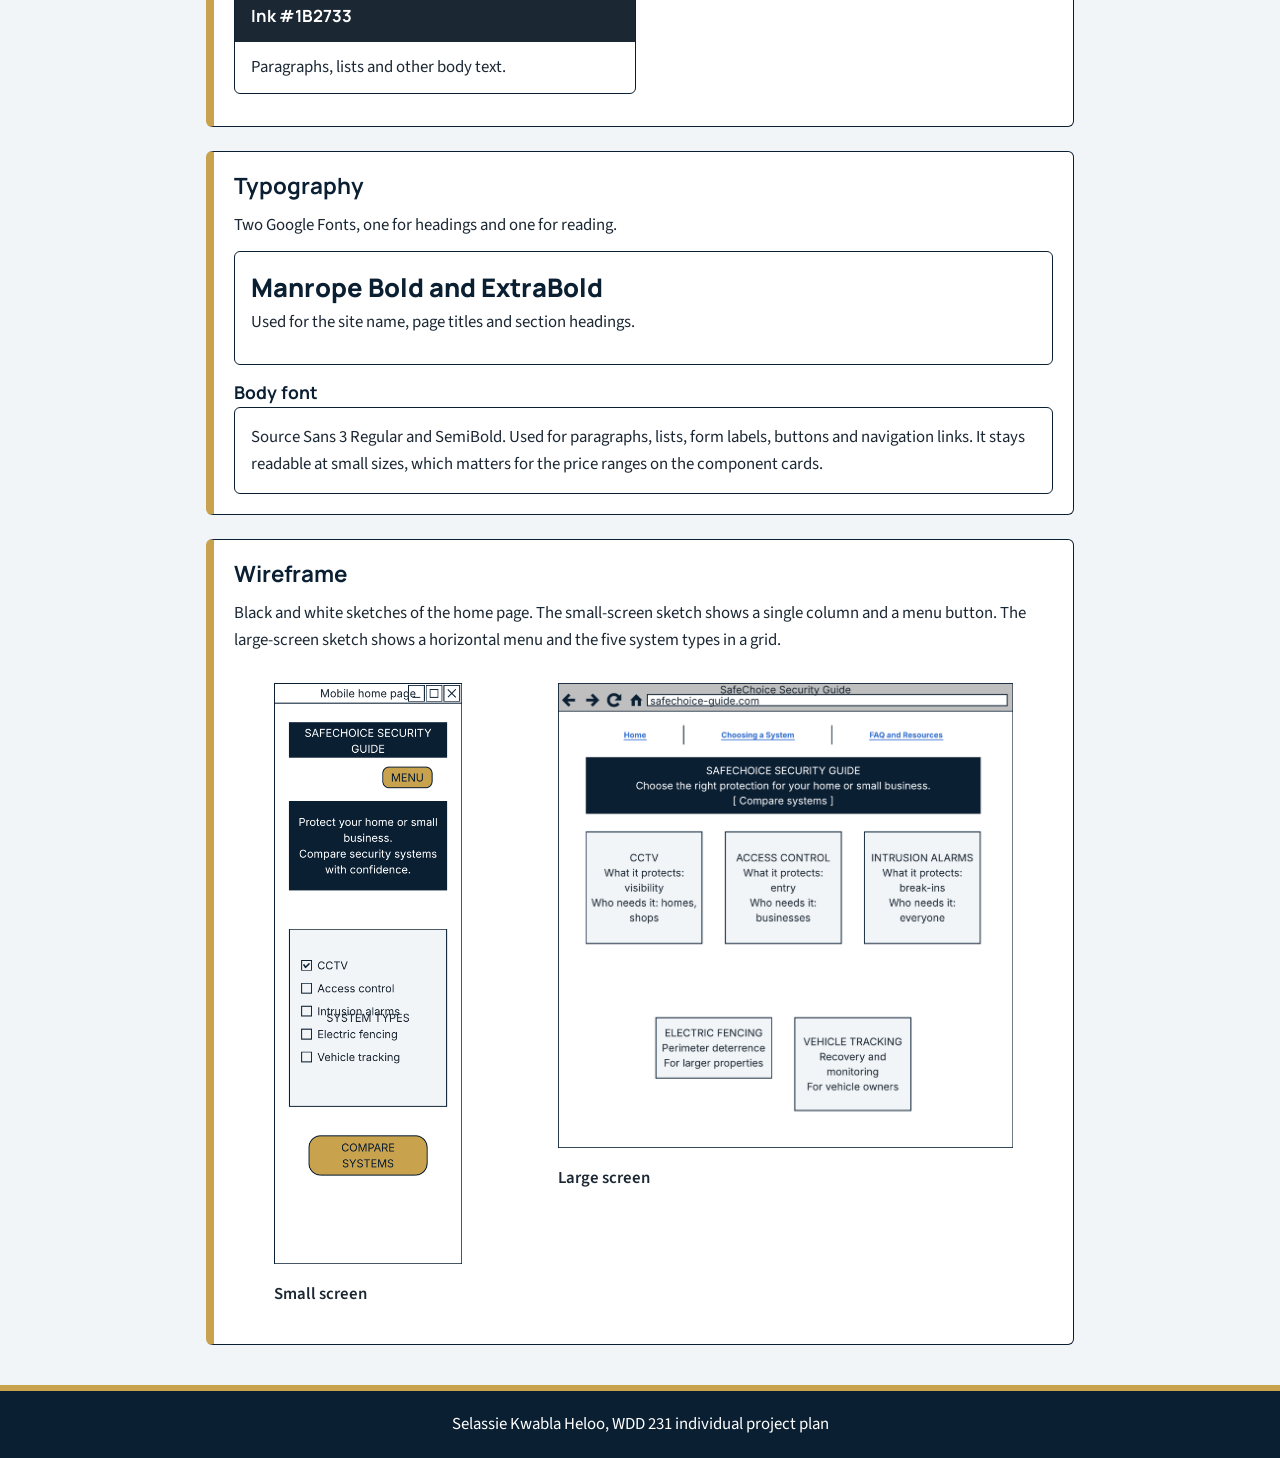
<file: final/site-plan.html>
<!DOCTYPE html>
<html lang="en">
<head>
  <meta charset="UTF-8">
  <meta name="viewport" content="width=device-width, initial-scale=1">
  <title>Site Plan | SafeChoice Security Guide</title>
  <meta name="description" content="Site plan for SafeChoice, a buyer's guide to electronic security systems for homes and small businesses.">
  <meta name="author" content="Selassie Kwabla Heloo">

  <link rel="preconnect" href="https://fonts.googleapis.com">
  <link rel="preconnect" href="https://fonts.gstatic.com" crossorigin>
  <link href="https://fonts.googleapis.com/css2?family=Manrope:wght@700;800&family=Source+Sans+3:wght@400;600&display=swap" rel="stylesheet">

  <link rel="stylesheet" href="styles/site-plan.css">
</head>
<body>
  <header>
    <h1>SafeChoice Security Guide: Site Plan</h1>
    <p>Individual project by Selassie Kwabla Heloo</p>
  </header>

  <main>
    <section aria-labelledby="name-heading">
      <h2 id="name-heading">Site name</h2>
      <p><strong>SafeChoice Security Guide</strong></p>
      <p>The name says what the site does. "Safe" points to security, and "Choice" points to the real job of the site, which is helping a home owner or shop owner decide what to buy and what to skip.</p>
      <p class="note">Possible domain: safechoice-guide.com (I haven't checked whether it's available).</p>
    </section>

    <section aria-labelledby="purpose-heading">
      <h2 id="purpose-heading">Site purpose</h2>
      <p>SafeChoice is a buyer's guide to electronic security for homes and small businesses. It explains five kinds of system: CCTV, access control, intrusion alarms, electric fencing and vehicle tracking. For each one it says what it protects against and who usually needs it.</p>
      <p>The site also helps visitors compare options, understand cost ranges and installation, and avoid common mistakes. A checklist or cost-estimate tool, built with JavaScript, helps them work out what their property needs.</p>
      <h3>Planned pages</h3>
      <ul>
        <li><strong>Home</strong> (index.html): an overview of the five system types, what each protects against and who it suits.</li>
        <li><strong>Choosing a System</strong> (choosing.html): a comparison of the options, cost ranges, installation notes and common mistakes.</li>
        <li><strong>FAQ and Resources</strong> (faq.html): answers on maintenance, monitoring and local regulations, plus the checklist or cost-estimate tool.</li>
      </ul>
    </section>

    <section aria-labelledby="scenarios-heading">
      <h2 id="scenarios-heading">Scenarios</h2>
      <p>These are questions a typical visitor would ask. The content of each page is meant to answer them.</p>
      <ul>
        <li>I run a small shop. Should I start with cameras, an alarm, or both?</li>
        <li>How much should I budget to secure a three-bedroom house?</li>
        <li>Do I need a permit before I install an electric fence or cameras?</li>
        <li>Who watches my alarm when I'm away, and what does it cost to keep a system working after it's installed?</li>
      </ul>
    </section>

    <section aria-labelledby="color-heading">
      <h2 id="color-heading">Color scheme</h2>
      <p>The palette is dark navy and gold, with light neutrals so long text stays easy to read. This page uses only these five colors. Contrast ratios are calculated against the WCAG AA minimum of 4.5 to 1 for body text.</p>
      <ul class="colors">
        <li class="color-item">
          <span class="swatch swatch-navy">Navy #0B1F33</span>
          <p>Page headers and footers, all headings, and the text color for buttons that sit on gold. White on navy has a contrast ratio of 16.7 to 1.</p>
        </li>
        <li class="color-item">
          <span class="swatch swatch-gold">Gold #C9A24D</span>
          <p>Accents only: rules under headers, card borders and highlighted labels. Navy text on gold is 7.0 to 1, and gold text on navy is 7.0 to 1. Gold is never used for text on white.</p>
        </li>
        <li class="color-item">
          <span class="swatch swatch-paper">White #FFFFFF</span>
          <p>Card and form backgrounds, and text on navy. Ink text on white is 15.2 to 1.</p>
        </li>
        <li class="color-item">
          <span class="swatch swatch-mist">Mist #F2F5F8</span>
          <p>The page background behind the cards. Ink on mist is 13.9 to 1 and navy on mist is 15.3 to 1.</p>
        </li>
        <li class="color-item">
          <span class="swatch swatch-ink">Ink #1B2733</span>
          <p>Paragraphs, lists and other body text.</p>
        </li>
      </ul>
    </section>

    <section aria-labelledby="type-heading">
      <h2 id="type-heading">Typography</h2>
      <p>Two Google Fonts, one for headings and one for reading.</p>
      <div class="specimen">
        <p class="specimen-heading">Manrope Bold and ExtraBold</p>
        <p>Used for the site name, page titles and section headings.</p>
      </div>
      <h3>Body font</h3>
      <div class="specimen">
        <p class="specimen-body">Source Sans 3 Regular and SemiBold. Used for paragraphs, lists, form labels, buttons and navigation links. It stays readable at small sizes, which matters for the price ranges on the component cards.</p>
      </div>
    </section>

    <section aria-labelledby="wire-heading">
      <h2 id="wire-heading">Wireframe</h2>
      <p>Black and white sketches of the home page. The small-screen sketch shows a single column and a menu button. The large-screen sketch shows a horizontal menu and the five system types in a grid.</p>
      <div class="sketches">
        <figure>
          <img src="images/wireframe-small.png" alt="Sketch of the home page on a phone" width="..." height="...">
          <figcaption>Small screen</figcaption>
        </figure>
        <figure>
          <img src="images/wireframe-large.png" alt="Sketch of the home page on a desktop" width="..." height="...">
          <figcaption>Large screen</figcaption>
        </figure>
      </div>
    </section>
  </main>

  <footer>
    <p>Selassie Kwabla Heloo, WDD 231 individual project plan</p>
  </footer>
</body>
</html>
</file>
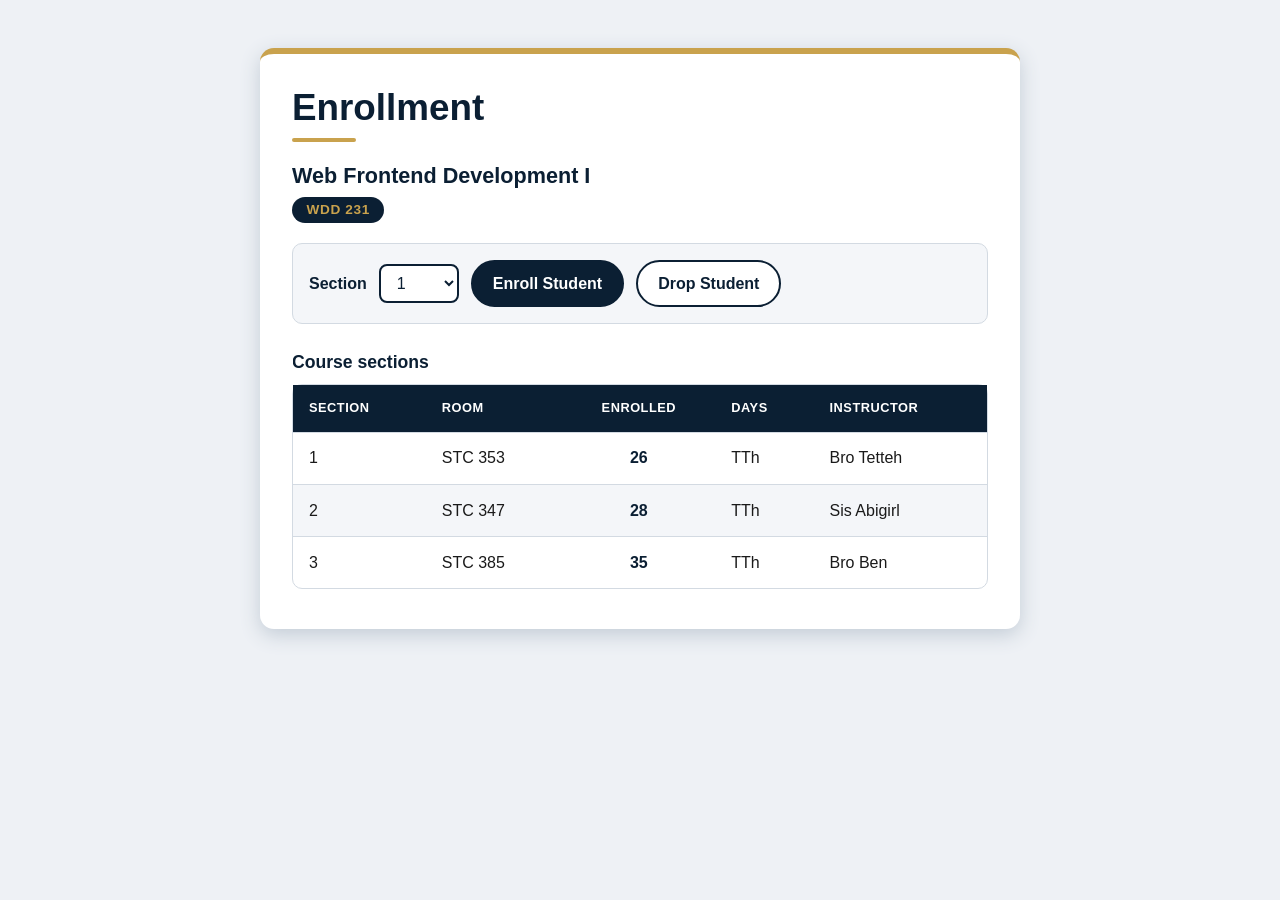
<file: week3/modules.html>
<!DOCTYPE html>
<html lang="en">
<head>
  <meta charset="UTF-8">
  <meta name="viewport" content="width=device-width, initial-scale=1">
  <title>W03 Modules | Selassie Kwabla Heloo</title>
  <meta name="description" content="Learning activity converting a single script into JavaScript ES modules.">
  <meta name="author" content="Selassie Kwabla Heloo">
  <link rel="stylesheet" href="styles/modules.css">
  <script type="module" src="scripts/modules.mjs"></script>
</head>
<body>
  <main>
    <h1>Enrollment</h1>
    <h2 id="courseName"></h2>
    <p id="courseCode"></p>

    <div class="controls">
      <label for="sectionNumber">Section</label>
      <select id="sectionNumber"></select>
      <button type="button" id="enrollStudent">Enroll Student</button>
      <button type="button" id="dropStudent">Drop Student</button>
    </div>

    <table>
      <caption>Course sections</caption>
      <thead>
        <tr>
          <th scope="col">Section</th>
          <th scope="col">Room</th>
          <th scope="col">Enrolled</th>
          <th scope="col">Days</th>
          <th scope="col">Instructor</th>
        </tr>
      </thead>
      <tbody id="sections"></tbody>
    </table>
  </main>
</body>
</html>
</file>
<file: styles/small.css>
:root {
  --navy: #0b1f33;
  --gold: #c9a24d;
  --paper: #ffffff;
  --mist: #e8ecef;
  --cream: #fff8e6;
  --ink: #1b2733;
}

* {
  box-sizing: border-box;
}

body {
  margin: 0;
  font-family: "Figtree", Arial, sans-serif;
  line-height: 1.6;
  color: var(--ink);
  background: var(--paper);
}

img {
  display: block;
  max-width: 100%;
  height: auto;
}

a {
  color: var(--navy);
}

a:focus-visible,
button:focus-visible {
  outline: 3px solid var(--navy);
  outline-offset: 2px;
}

/* Header and nav */
header {
  display: flex;
  flex-wrap: wrap;
  align-items: center;
  justify-content: space-between;
  padding: 0.5rem 1rem 0;
}

.brand {
  display: flex;
  align-items: center;
  gap: 0.75rem;
  padding-bottom: 0.5rem;
  font-weight: 700;
  color: var(--navy);
  text-decoration: none;
}

#menu-button {
  width: 44px;
  height: 44px;
  margin-bottom: 0.5rem;
  font-size: 1.75rem;
  line-height: 1;
  color: var(--paper);
  background: var(--navy);
  border: 2px solid var(--navy);
  border-radius: 6px;
  cursor: pointer;
}

#site-nav {
  display: none;
  width: calc(100% + 2rem);
  margin: 0 -1rem;
  background: var(--navy);
}

#site-nav.open {
  display: block;
}

#site-nav ul {
  margin: 0;
  padding: 0;
  list-style: none;
}

#site-nav a {
  display: block;
  padding: 0.75rem 1rem;
  color: var(--paper);
  text-decoration: none;
  border-bottom: 3px solid var(--navy);
}

#site-nav a:hover {
  border-bottom-color: var(--gold);
}

#site-nav a.active {
  color: var(--navy);
  font-weight: 600;
  background: var(--mist);
  border-bottom-color: var(--mist);
}

/* Main */
main {
  padding: 0 1rem 1rem;
}

h1 {
  margin: 1rem 0;
  font-size: 2rem;
}

.top-row {
  display: grid;
  gap: 1rem;
  margin-bottom: 1rem;
}

.panel {
  background: var(--mist);
  border: 1px solid var(--navy);
}

.panel h2 {
  margin: 0;
  padding: 0.5rem;
  font-size: 1rem;
  text-align: center;
  color: var(--paper);
  background: var(--navy);
}

.panel-body {
  padding: 1rem;
}

.panel-body p {
  margin: 0 0 0.75rem;
}

.photo img {
  width: 200px;
  margin: 0 auto;
  border-radius: 8px;
}

/* Courses */
.filters {
  display: grid;
  grid-template-columns: repeat(3, 1fr);
  gap: 0.5rem;
  margin-bottom: 1rem;
}

.filters button {
  min-height: 44px;
  font: inherit;
  font-weight: 600;
  color: var(--navy);
  background: var(--paper);
  border: 2px solid var(--navy);
  border-radius: 6px;
  cursor: pointer;
}

.filters button[aria-pressed="true"] {
  color: var(--paper);
  background: var(--navy);
}

#course-list {
  display: grid;
  gap: 0.5rem;
  margin: 0;
  padding: 0;
  list-style: none;
}

#course-list li {
  padding: 0.5rem;
  text-align: center;
  background: var(--paper);
  border: 2px solid var(--navy);
  border-radius: 4px;
}

#course-list li.done {
  background: var(--cream);
  border-color: var(--gold);
  border-width: 2px 2px 2px 8px;
}

#course-list li.done::before {
  content: "\2713  ";
}

.credits {
  margin: 1rem 0 0;
  font-size: 0.9rem;
  text-align: center;
}

.sr {
  position: absolute;
  width: 1px;
  height: 1px;
  overflow: hidden;
  clip-path: inset(50%);
}

/* Footer */
footer {
  padding: 1rem;
  text-align: center;
  background: var(--mist);
  border-top: 1px solid var(--navy);
}

footer p {
  margin: 0.25rem 0;
  font-size: 0.9rem;
}

.social {
  display: flex;
  justify-content: center;
  gap: 1rem;
  margin-bottom: 0.75rem;
}
</file>
<file: styles/larger.css>
@media (min-width: 700px) {
  header {
    padding: 0.5rem 2rem 0;
  }

  #menu-button {
    display: none;
  }

  #site-nav {
    display: block;
    width: calc(100% + 4rem);
    margin: 0 -2rem;
  }

  #site-nav ul {
    display: flex;
    padding: 0 2rem;
  }

  main {
    max-width: 1100px;
    margin: 0 auto;
    padding: 0 2rem 1.5rem;
  }

  .top-row {
    grid-template-columns: 2fr 1fr;
  }

  #course-list {
    grid-template-columns: repeat(3, 1fr);
  }
}
</file>
<file: chamber/styles/small.css>
:root {
  --green: #14452f;
  --gold: #e3c77a;
  --ink: #1b2620;
  --paper: #ffffff;
  --mist: #f3f6f4;
  --line: #c5d0c9;
  --silver: #d9dfe3;
  --bronze: #b87333;
  --shade: #14452f99;
}

body {
  font-family: "Figtree", Arial, sans-serif;
  line-height: 1.6;
  color: var(--ink);
  background: var(--mist);
}

/* Header and navigation */
header {
  display: flex;
  flex-wrap: wrap;
  align-items: center;
  justify-content: space-between;
  padding: 0.75rem 1rem;
  color: var(--paper);
  background: var(--green);
}

.brand {
  display: flex;
  align-items: center;
  gap: 0.75rem;
  color: var(--paper);
  font-weight: 700;
  text-decoration: none;
}

#menu-button {
  width: 44px;
  height: 44px;
  font-size: 1.75rem;
  line-height: 1;
  color: var(--paper);
  background: var(--green);
  border: 2px solid var(--gold);
  border-radius: 6px;
  cursor: pointer;
}

#site-nav {
  display: none;
  width: 100%;
}

#site-nav.open {
  display: block;
}

#site-nav ul {
  margin-top: 0.75rem;
}

#site-nav a {
  display: block;
  padding: 0.75rem 0.5rem;
  color: var(--paper);
  text-decoration: none;
  border-bottom: 3px solid var(--green);
}

#site-nav a:hover {
  border-bottom-color: var(--gold);
}

#site-nav a.active {
  color: var(--gold);
  font-weight: 700;
  border-bottom-color: var(--gold);
}

/* Main */
main {
  padding: 1rem;
}

h1 {
  font-size: 1.9rem;
  margin-bottom: 0.25rem;
}

.intro {
  margin-bottom: 1rem;
}

.view-toggle {
  display: flex;
  gap: 0.5rem;
  margin-bottom: 1rem;
}

.view-toggle button {
  flex: 1;
  min-height: 44px;
  font-weight: 600;
  color: var(--green);
  background: var(--paper);
  border: 2px solid var(--green);
  border-radius: 6px;
  cursor: pointer;
}

.view-toggle button[aria-pressed="true"] {
  color: var(--paper);
  background: var(--green);
}

/* Member cards (grid view is the default) */
#members,
#spotlights {
  display: grid;
  grid-template-columns: repeat(auto-fill, minmax(min(100%, 250px), 1fr));
  gap: 1rem;
}

.member {
  display: flex;
  flex-direction: column;
  overflow: hidden;
  background: var(--paper);
  border: 1px solid var(--line);
  border-radius: 8px;
}

.member img {
  width: 100%;
  aspect-ratio: 5 / 3;
  object-fit: cover;
}

.member-body {
  display: grid;
  gap: 0.25rem;
  padding: 0.75rem 1rem 1rem;
  overflow-wrap: anywhere;
}

.member h2,
.member h3 {
  font-size: 1.15rem;
}

.category {
  font-size: 0.9rem;
}

.level {
  justify-self: start;
  padding: 0.1rem 0.6rem;
  font-size: 0.85rem;
  font-weight: 600;
  background: var(--mist);
  border: 1px solid var(--line);
  border-radius: 99px;
}

.level-2 {
  background: var(--silver);
}

.level-3 {
  background: var(--gold);
}

.member a {
  color: var(--green);
  font-weight: 600;
}

/* List view: one column, no images */
#members.list {
  grid-template-columns: 1fr;
  gap: 0.5rem;
}

#members.list .member img {
  display: none;
}

/* Footer */
footer {
  display: grid;
  gap: 1rem;
  padding: 1.25rem 1rem;
  color: var(--paper);
  background: var(--green);
}

footer h2 {
  font-size: 1.1rem;
}

footer a {
  color: var(--gold);
}

/* Home page */
.hero {
  position: relative;
  margin-bottom: 1.5rem;
}

.hero img {
  width: 100%;
  min-height: 200px;
  object-fit: cover;
  border-radius: 8px;
}

.cta {
  position: absolute;
  bottom: 1rem;
  left: 50%;
  padding: 0.75rem 1.25rem;
  font-weight: 700;
  color: var(--green);
  white-space: nowrap;
  text-decoration: none;
  background: var(--gold);
  border-radius: 6px;
  transform: translateX(-50%);
}

.cta:hover,
.cta:focus-visible {
  background: var(--paper);
}

.home-grid {
  display: grid;
  gap: 1rem;
}

.panel {
  padding: 1rem 1.25rem;
  background: var(--paper);
  border: 1px solid var(--line);
  border-radius: 8px;
}

.panel h2 {
  margin-bottom: 0.5rem;
  font-size: 1.25rem;
}

.panel h3 {
  margin: 0.75rem 0 0.25rem;
  font-size: 1rem;
}

.events li + li {
  margin-top: 0.75rem;
}

.panel .member h3 {
  margin: 0;
  font-size: 1.15rem;
}

/* Join page */
.join-layout {
  display: grid;
  gap: 1.5rem;
}

form {
  display: grid;
  gap: 1rem;
}

label {
  display: grid;
  gap: 0.25rem;
  font-weight: 600;
}

input[type="text"],
input[type="email"],
input[type="tel"],
select,
textarea {
  width: 100%;
  padding: 0.6rem 0.75rem;
  color: var(--ink);
  background: var(--paper);
  border: 2px solid var(--green);
  border-radius: 6px;
}

input:focus-visible,
select:focus-visible,
textarea:focus-visible,
a:focus-visible,
button:focus-visible {
  outline: 3px solid var(--green);
  outline-offset: 2px;
}

.submit {
  min-height: 48px;
  font-weight: 700;
  color: var(--paper);
  background: var(--green);
  border: 2px solid var(--green);
  border-radius: 6px;
  cursor: pointer;
}

.submit:hover {
  color: var(--green);
  background: var(--gold);
}

.levels {
  display: grid;
  gap: 1rem;
  margin-top: 0.75rem;
}

.level-card {
  padding: 1rem 1.25rem;
  background: var(--paper);
  border: 1px solid var(--line);
  border-top: 6px solid var(--green);
  border-radius: 8px;
  animation: card-in 0.7s ease-out both;
}

.level-card:nth-child(2) { animation-delay: 0.15s; }
.level-card:nth-child(3) { animation-delay: 0.3s; }
.level-card:nth-child(4) { animation-delay: 0.45s; }

.level-card-bronze { border-top-color: var(--bronze); }
.level-card-silver { border-top-color: var(--silver); }
.level-card-gold { border-top-color: var(--gold); }

.level-card h3 {
  font-size: 1.15rem;
}

.level-card a {
  display: inline-block;
  margin-top: 0.5rem;
  color: var(--green);
  font-weight: 600;
}

@keyframes card-in {
  from {
    opacity: 0;
    transform: translateY(1.25rem);
  }
  to {
    opacity: 1;
    transform: translateY(0);
  }
}

@media (prefers-reduced-motion: reduce) {
  .level-card {
    animation: none;
  }
}

dialog {
  width: min(90vw, 460px);
  padding: 1.5rem;
  color: var(--ink);
  background: var(--paper);
  border: 3px solid var(--green);
  border-radius: 8px;
}

dialog::backdrop {
  background: var(--shade);
}

dialog h2 {
  margin-bottom: 0.5rem;
}

dialog ul {
  margin: 0.75rem 0 1rem;
  padding-left: 1.25rem;
  list-style: disc;
}

.close-modal {
  min-height: 44px;
  padding: 0 1.25rem;
  font-weight: 600;
  color: var(--paper);
  background: var(--green);
  border: 2px solid var(--green);
  border-radius: 6px;
  cursor: pointer;
}

/* Thank you page */
.summary dl {
  display: grid;
  gap: 0.25rem 1rem;
  margin: 1rem 0 0;
}

.summary dt {
  font-weight: 700;
}

.summary dd {
  margin: 0 0 0.5rem;
  overflow-wrap: anywhere;
}

/* Discover page */
.visit {
  margin-bottom: 1rem;
  padding: 0.75rem 1rem;
  font-weight: 600;
  color: var(--green);
  background: var(--gold);
  border-radius: 6px;
}

#places {
  display: grid;
  gap: 1rem;
  grid-template-areas:
    "a1"
    "a2"
    "a3"
    "a4"
    "a5"
    "a6"
    "a7"
    "a8";
}

.place:nth-child(1) { grid-area: a1; }
.place:nth-child(2) { grid-area: a2; }
.place:nth-child(3) { grid-area: a3; }
.place:nth-child(4) { grid-area: a4; }
.place:nth-child(5) { grid-area: a5; }
.place:nth-child(6) { grid-area: a6; }
.place:nth-child(7) { grid-area: a7; }
.place:nth-child(8) { grid-area: a8; }

.place {
  display: flex;
  flex-direction: column;
  gap: 0.75rem;
  padding: 1rem 1.25rem;
  background: var(--paper);
  border: 1px solid var(--line);
  border-radius: 8px;
}

.place h2 {
  font-size: 1.2rem;
}

.place figure {
  overflow: hidden;
  border-radius: 6px;
}

.place img {
  width: 100%;
  height: auto;
}

.place address {
  font-style: normal;
  font-weight: 600;
}

.place button {
  align-self: flex-start;
  min-height: 44px;
  margin-top: auto;
  padding: 0 1.25rem;
  font-weight: 600;
  color: var(--paper);
  background: var(--green);
  border: 2px solid var(--green);
  border-radius: 6px;
  cursor: pointer;
}

.place button:hover {
  color: var(--green);
  background: var(--gold);
}
</file>
<file: chamber/styles/larger.css>
@media (min-width: 700px) {
  header {
    flex-wrap: nowrap;
    padding: 0.75rem 2rem;
  }

  #menu-button {
    display: none;
  }

  #site-nav {
    display: block;
    width: auto;
  }

  #site-nav ul {
    display: flex;
    gap: 1.5rem;
    margin-top: 0;
  }

  main {
    max-width: 1100px;
    margin: 0 auto;
    padding: 1.5rem 2rem;
  }

  .view-toggle button {
    flex: none;
    min-width: 110px;
  }

  #members.list .member {
    flex-direction: row;
    align-items: center;
    justify-content: space-between;
  }

  #members.list .member-body {
    grid-template-columns: 1.2fr 1fr 1fr auto;
    align-items: center;
    column-gap: 1rem;
    width: 100%;
  }

  #members.list .member-body > * {
    margin: 0;
  }

  footer {
    grid-template-columns: repeat(3, 1fr);
    padding: 1.5rem 2rem;
  }

  .cta {
    left: 2rem;
    bottom: 2rem;
    transform: none;
  }

  .hero img {
    min-height: 320px;
  }

  .home-grid {
    grid-template-columns: 1fr 1fr;
    gap: 1.5rem;
  }

  .spotlight-panel {
    grid-column: 1 / -1;
  }

  .join-layout {
    grid-template-columns: 1.2fr 1fr;
    align-items: start;
    gap: 2rem;
  }

  .summary dl {
    grid-template-columns: max-content 1fr;
  }

  .summary dd {
    margin-bottom: 0;
  }
}

/* Medium screens: a wide card, then pairs, with another wide card in the middle */
@media (min-width: 641px) {
  #places {
    grid-template-columns: repeat(2, 1fr);
    grid-template-areas:
      "a1 a1"
      "a2 a3"
      "a4 a5"
      "a6 a6"
      "a7 a8";
  }

  .place figure {
    max-width: 420px;
  }

  .place img {
    transition: filter 0.3s ease, transform 0.3s ease;
  }

  .place img:hover {
    filter: saturate(1.5) brightness(1.08);
    transform: scale(1.06);
  }
}

/* Large screens: one tall card in the third column and two wide cards */
@media (min-width: 1025px) {
  #places {
    grid-template-columns: repeat(4, 1fr);
    grid-template-areas:
      "a1 a1 a2 a3"
      "a4 a5 a2 a6"
      "a7 a7 a8 a8";
  }
}
</file>
<file: final/styles/site-plan.css>
:root {
  --navy: #0b1f33;
  --gold: #c9a24d;
  --paper: #ffffff;
  --mist: #f2f5f8;
  --ink: #1b2733;
}

* {
  box-sizing: border-box;
}

body {
  margin: 0;
  font-family: "Source Sans 3", Arial, sans-serif;
  font-size: 1.05rem;
  line-height: 1.6;
  color: var(--ink);
  background: var(--mist);
}

h1,
h2,
h3 {
  font-family: "Manrope", Arial, sans-serif;
  line-height: 1.25;
  color: var(--navy);
}

img {
  max-width: 100%;
  height: auto;
}

header {
  padding: 1.5rem 1rem;
  color: var(--paper);
  background: var(--navy);
  border-bottom: 6px solid var(--gold);
}

header h1 {
  margin: 0 0 0.25rem;
  font-size: 1.75rem;
  color: var(--paper);
}

header p {
  margin: 0;
  color: var(--gold);
  font-weight: 600;
}

main {
  max-width: 900px;
  margin: 0 auto;
  padding: 1rem;
}

section {
  margin-bottom: 1.5rem;
  padding: 1.25rem;
  background: var(--paper);
  border: 1px solid var(--navy);
  border-left: 8px solid var(--gold);
  border-radius: 6px;
}

h2 {
  margin: 0 0 0.75rem;
  font-size: 1.4rem;
}

h3 {
  margin: 1rem 0 0.25rem;
  font-size: 1.1rem;
}

p {
  margin: 0 0 0.75rem;
}

ul {
  margin: 0 0 0.75rem;
  padding-left: 1.25rem;
}

.note {
  font-style: italic;
}

/* Color scheme */
.colors {
  display: grid;
  gap: 1rem;
  padding: 0;
  list-style: none;
}

.color-item {
  overflow: hidden;
  border: 1px solid var(--navy);
  border-radius: 6px;
}

.swatch {
  display: block;
  padding: 0.75rem 1rem;
  font-family: "Manrope", Arial, sans-serif;
  font-weight: 700;
}

.swatch-navy { color: var(--paper); background: var(--navy); }
.swatch-gold { color: var(--navy); background: var(--gold); }
.swatch-paper { color: var(--ink); background: var(--paper); border-bottom: 1px solid var(--navy); }
.swatch-mist { color: var(--ink); background: var(--mist); border-bottom: 1px solid var(--navy); }
.swatch-ink { color: var(--paper); background: var(--ink); }

.color-item p {
  margin: 0;
  padding: 0.75rem 1rem;
}

/* Typography */
.specimen {
  padding: 1rem;
  border: 1px solid var(--navy);
  border-radius: 6px;
}

.specimen-heading {
  margin: 0;
  font-family: "Manrope", Arial, sans-serif;
  font-size: 1.6rem;
  font-weight: 800;
  color: var(--navy);
}

.specimen-body {
  margin: 0;
  font-family: "Source Sans 3", Arial, sans-serif;
}

/* Wireframes */
.sketches {
  display: grid;
  gap: 1rem;
  margin: 0;
}

.sketch-slot {
  display: grid;
  min-height: 160px;
  place-items: center;
  padding: 1rem;
  text-align: center;
  background: var(--mist);
  border: 3px dashed var(--navy);
  border-radius: 6px;
}

figcaption {
  margin-top: 0.5rem;
  font-weight: 600;
}

footer {
  padding: 1.25rem 1rem;
  text-align: center;
  color: var(--paper);
  background: var(--navy);
  border-top: 6px solid var(--gold);
}

footer p {
  margin: 0;
}

@media (min-width: 700px) {
  header {
    padding: 2rem;
  }

  header h1 {
    font-size: 2.2rem;
  }

  .colors {
    grid-template-columns: 1fr 1fr;
  }

  .sketches {
    grid-template-columns: 1fr 2fr;
    align-items: start;
  }
}
</file>
<file: week3/styles/modules.css>
*,
*::before,
*::after {
  box-sizing: border-box;
}

body {
  margin: 0;
  padding: 1rem;
  font-family: "Segoe UI", Arial, sans-serif;
  line-height: 1.6;
  color: #1a1a1a;
  background-color: #eef1f5;
}

main {
  max-width: 760px;
  margin: 1rem auto;
  padding: 1.5rem 1rem 2rem;
  border-top: 6px solid #C9A24D;
  border-radius: 14px;
  background-color: #ffffff;
  box-shadow: 0 6px 20px #c3ccd6;
}

h1 {
  margin: 0 0 0.25rem;
  color: #0B1F33;
  font-size: 1.9rem;
  line-height: 1.2;
}

h1::after {
  content: "";
  display: block;
  width: 64px;
  height: 4px;
  margin-top: 0.5rem;
  border-radius: 2px;
  background-color: #C9A24D;
}

h2 {
  margin: 1.25rem 0 0;
  color: #0B1F33;
  font-size: 1.35rem;
  line-height: 1.3;
}

#courseCode {
  display: inline-block;
  margin: 0.4rem 0 1.25rem;
  padding: 0.15rem 0.9rem;
  border-radius: 999px;
  background-color: #0B1F33;
  color: #C9A24D;
  font-size: 0.85rem;
  font-weight: 700;
  letter-spacing: 0.05em;
}

.controls {
  display: flex;
  flex-wrap: wrap;
  align-items: center;
  gap: 0.75rem;
  margin-bottom: 1.5rem;
  padding: 1rem;
  border: 1px solid #d3dae2;
  border-radius: 10px;
  background-color: #f4f6f9;
}

.controls label {
  color: #0B1F33;
  font-weight: 700;
}

.controls select {
  min-width: 5rem;
  padding: 0.5rem 0.75rem;
  border: 2px solid #0B1F33;
  border-radius: 8px;
  background-color: #ffffff;
  color: #0B1F33;
  font: inherit;
}

.controls button {
  padding: 0.55rem 1.25rem;
  border: 2px solid #0B1F33;
  border-radius: 999px;
  font: inherit;
  font-weight: 700;
  cursor: pointer;
  transition: background-color 0.2s, color 0.2s;
}

#enrollStudent {
  background-color: #0B1F33;
  color: #ffffff;
}

#enrollStudent:hover {
  background-color: #C9A24D;
  color: #0B1F33;
}

#dropStudent {
  background-color: #ffffff;
  color: #0B1F33;
}

#dropStudent:hover {
  background-color: #0B1F33;
  color: #ffffff;
}

:focus-visible {
  outline: 3px solid #C9A24D;
  outline-offset: 2px;
}

table {
  width: 100%;
  border: 1px solid #d3dae2;
  border-collapse: separate;
  border-spacing: 0;
  border-radius: 10px;
  overflow: hidden;
  font-size: 0.9rem;
}

caption {
  padding: 0 0 0.5rem;
  color: #0B1F33;
  font-size: 1.1rem;
  font-weight: 700;
  text-align: left;
}

th,
td {
  padding: 0.7rem 0.5rem;
  text-align: left;
}

th {
  background-color: #0B1F33;
  color: #ffffff;
  font-size: 0.8rem;
  letter-spacing: 0.04em;
  text-transform: uppercase;
}

td {
  border-top: 1px solid #d3dae2;
}

tbody tr:nth-child(even) {
  background-color: #f4f6f9;
}

tbody tr:hover {
  background-color: #f3e9d2;
}

th:nth-child(3),
td:nth-child(3) {
  text-align: center;
}

td:nth-child(3) {
  color: #0B1F33;
  font-weight: 700;
}

@media (min-width: 600px) {
  body {
    padding: 2rem 1rem;
  }

  main {
    padding: 2rem 2rem 2.5rem;
  }

  h1 {
    font-size: 2.3rem;
  }

  table {
    font-size: 1rem;
  }

  th,
  td {
    padding: 0.8rem 1rem;
  }
}
</file>
